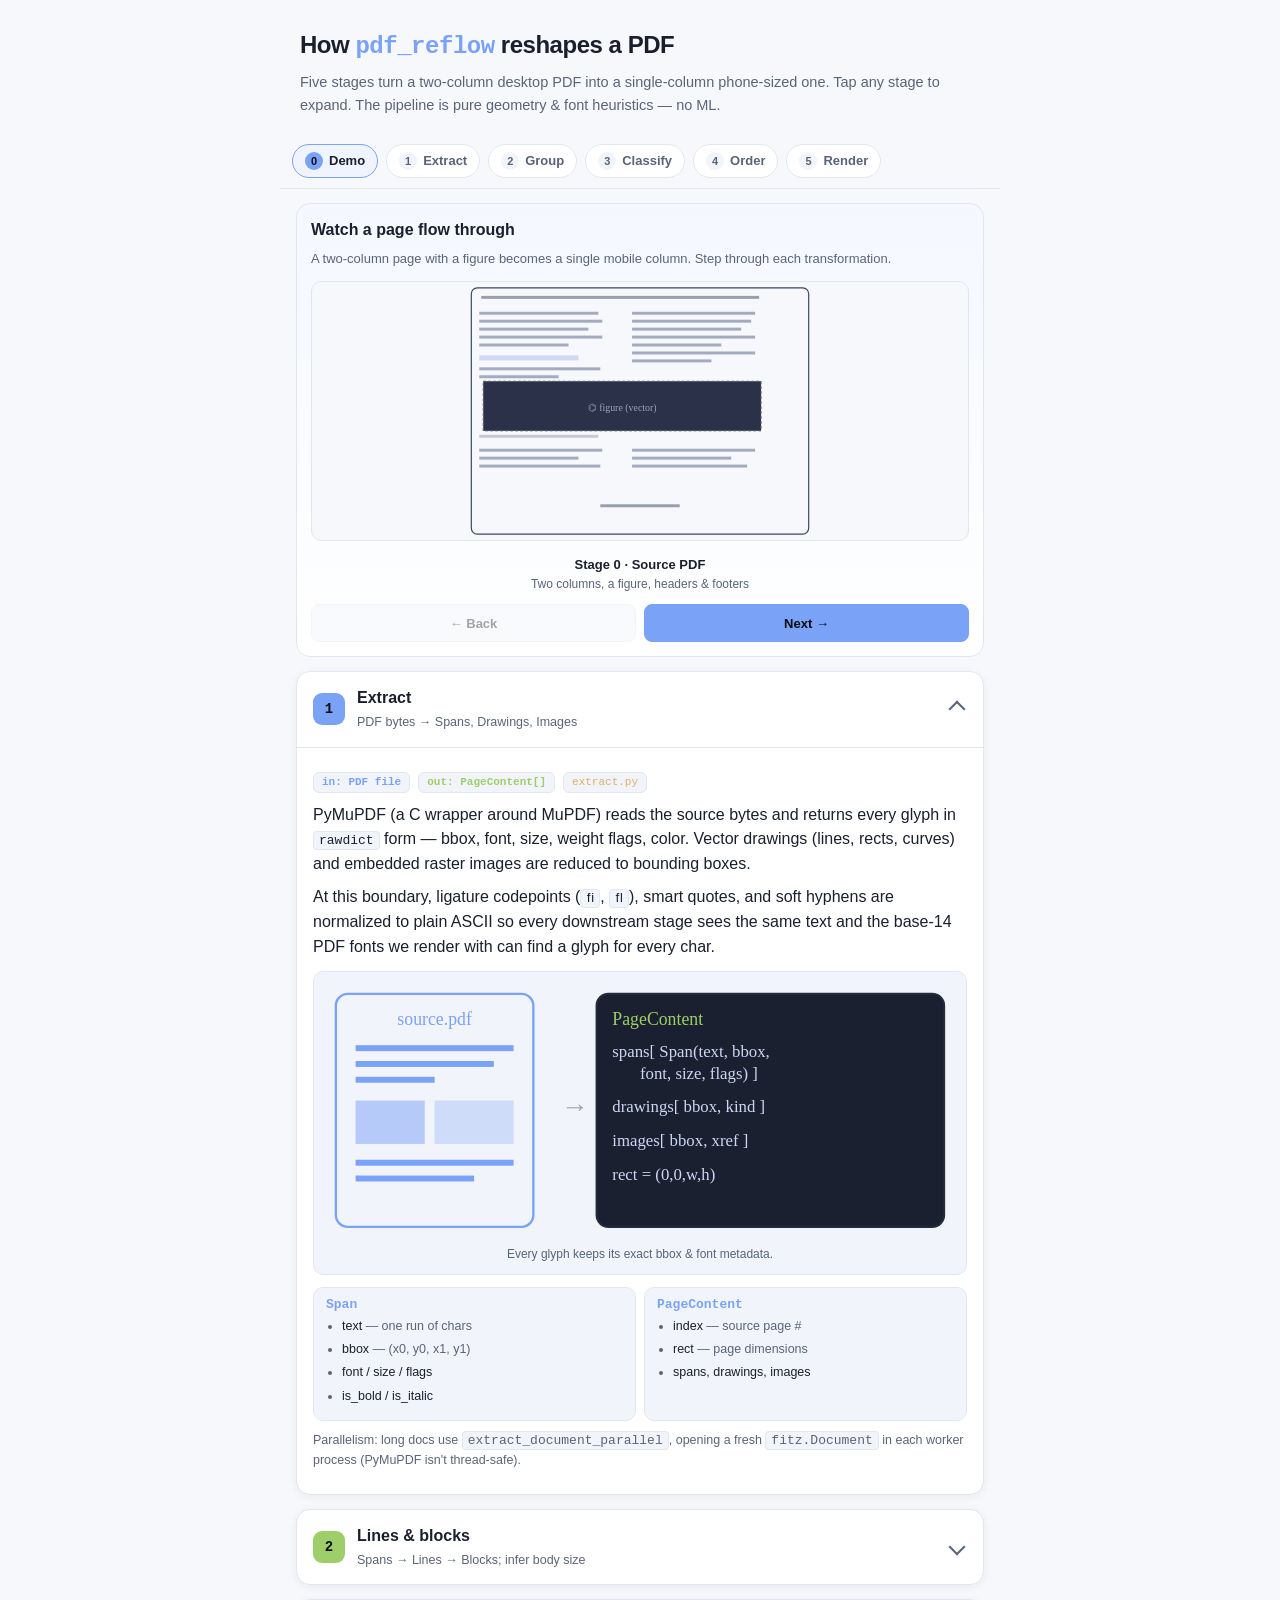
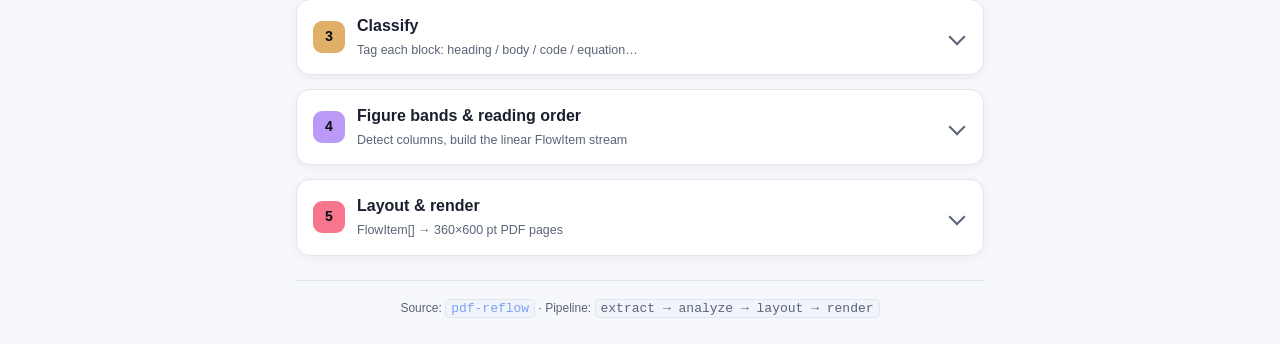
<file: docs/dataflow.html>
<!DOCTYPE html>
<html lang="en">
<head>
<meta charset="utf-8" />
<meta name="viewport" content="width=device-width, initial-scale=1, viewport-fit=cover" />
<meta name="theme-color" content="#0b0e14" />
<title>pdf_reflow — data flow</title>
<style>
  :root {
    --bg: #0b0e14;
    --panel: #131826;
    --panel-2: #1a2030;
    --ink: #e6e9ef;
    --ink-dim: #9aa4b8;
    --rule: #232b3d;
    --accent: #7aa2f7;
    --accent-2: #9ece6a;
    --accent-3: #e0af68;
    --accent-4: #f7768e;
    --accent-5: #bb9af7;
    --code-bg: #0a0d14;
    --shadow: 0 2px 12px rgba(0,0,0,.25);
    --safe-bottom: env(safe-area-inset-bottom, 0px);
  }
  @media (prefers-color-scheme: light) {
    :root {
      --bg: #f7f8fb;
      --panel: #ffffff;
      --panel-2: #f1f4fa;
      --ink: #1a1f2e;
      --ink-dim: #5a6478;
      --rule: #e2e7ef;
      --code-bg: #0f1422;
      --shadow: 0 2px 10px rgba(20,30,60,.06);
    }
  }
  * { box-sizing: border-box; }
  html, body {
    margin: 0;
    padding: 0;
    background: var(--bg);
    color: var(--ink);
    font: 16px/1.55 -apple-system, BlinkMacSystemFont, "SF Pro Text", "Segoe UI", Roboto, sans-serif;
    -webkit-text-size-adjust: 100%;
    -webkit-font-smoothing: antialiased;
  }
  body {
    max-width: 720px;
    margin: 0 auto;
    padding: 18px 16px calc(28px + var(--safe-bottom));
  }
  header {
    padding: 8px 4px 18px;
  }
  h1 {
    margin: 0 0 6px;
    font-size: 24px;
    letter-spacing: -0.02em;
  }
  h1 .mono { font-family: ui-monospace, "SF Mono", Menlo, monospace; color: var(--accent); }
  .lede {
    margin: 0;
    color: var(--ink-dim);
    font-size: 14.5px;
  }
  /* Sticky progress strip */
  nav.stages {
    position: sticky;
    top: 0;
    z-index: 10;
    margin: 0 -16px 14px;
    padding: 10px 12px;
    background: color-mix(in srgb, var(--bg) 88%, transparent);
    backdrop-filter: saturate(140%) blur(10px);
    -webkit-backdrop-filter: saturate(140%) blur(10px);
    border-bottom: 1px solid var(--rule);
    display: flex;
    gap: 8px;
    overflow-x: auto;
    scrollbar-width: none;
  }
  nav.stages::-webkit-scrollbar { display: none; }
  nav.stages button {
    flex: 0 0 auto;
    appearance: none;
    border: 1px solid var(--rule);
    background: var(--panel);
    color: var(--ink-dim);
    padding: 7px 12px;
    border-radius: 999px;
    font: 600 13px/1 -apple-system, sans-serif;
    cursor: pointer;
    touch-action: manipulation;
    transition: background .15s, color .15s, border-color .15s;
  }
  nav.stages button .num {
    display: inline-block;
    width: 18px;
    height: 18px;
    line-height: 18px;
    text-align: center;
    border-radius: 50%;
    background: var(--panel-2);
    margin-right: 6px;
    font-size: 11px;
    color: var(--ink-dim);
  }
  nav.stages button.active {
    color: var(--ink);
    border-color: var(--accent);
    background: color-mix(in srgb, var(--accent) 12%, var(--panel));
  }
  nav.stages button.active .num {
    background: var(--accent);
    color: #0b0e14;
  }

  .stage {
    background: var(--panel);
    border: 1px solid var(--rule);
    border-radius: 14px;
    margin-bottom: 14px;
    box-shadow: var(--shadow);
    overflow: hidden;
    scroll-margin-top: 70px;
  }
  .stage-head {
    display: flex;
    align-items: center;
    gap: 12px;
    padding: 14px 16px;
    cursor: pointer;
    user-select: none;
    touch-action: manipulation;
  }
  .stage-head:focus-visible {
    outline: 2px solid var(--accent);
    outline-offset: -2px;
  }
  .chip {
    flex: 0 0 auto;
    width: 32px;
    height: 32px;
    border-radius: 9px;
    display: grid;
    place-items: center;
    font: 700 14px/1 ui-monospace, monospace;
    color: #0b0e14;
  }
  .c1 { background: var(--accent); }
  .c2 { background: var(--accent-2); }
  .c3 { background: var(--accent-3); }
  .c4 { background: var(--accent-5); }
  .c5 { background: var(--accent-4); }
  .stage-title { flex: 1; font-weight: 600; }
  .stage-title small {
    display: block;
    font-weight: 400;
    color: var(--ink-dim);
    font-size: 12.5px;
    margin-top: 2px;
  }
  .caret {
    width: 12px; height: 12px;
    border-right: 2px solid var(--ink-dim);
    border-bottom: 2px solid var(--ink-dim);
    transform: rotate(45deg);
    transition: transform .25s ease;
    margin-right: 4px;
  }
  .stage[open] .caret { transform: rotate(-135deg); }

  .stage-body {
    display: grid;
    grid-template-rows: 0fr;
    transition: grid-template-rows .3s ease;
  }
  .stage[open] .stage-body { grid-template-rows: 1fr; }
  .stage-body > .inner {
    overflow: hidden;
    min-height: 0;
  }
  .stage[open] .stage-body > .inner { overflow: visible; }
  .stage-content {
    padding: 0 16px 16px;
    border-top: 1px solid var(--rule);
    padding-top: 14px;
  }

  .row { display: flex; flex-wrap: wrap; gap: 8px; margin: 10px 0; }
  .tag {
    display: inline-block;
    font: 600 11px/1 ui-monospace, monospace;
    padding: 4px 8px;
    border-radius: 6px;
    background: var(--panel-2);
    color: var(--ink-dim);
    border: 1px solid var(--rule);
  }
  .tag.input { color: var(--accent); }
  .tag.output { color: var(--accent-2); }
  .tag.file { color: var(--accent-3); font-weight: 500; }

  p { margin: 8px 0; }
  ul { padding-left: 18px; margin: 8px 0; }
  li { margin: 4px 0; }
  code {
    font: 13px/1.4 ui-monospace, "SF Mono", Menlo, monospace;
    background: var(--panel-2);
    padding: 1px 5px;
    border-radius: 4px;
    border: 1px solid var(--rule);
  }
  pre {
    background: var(--code-bg);
    color: #cdd6f4;
    padding: 12px;
    margin: 10px 0 6px;
    border-radius: 8px;
    overflow-x: auto;
    font: 12.5px/1.5 ui-monospace, "SF Mono", Menlo, monospace;
    -webkit-overflow-scrolling: touch;
  }
  pre .k { color: #f7768e; }
  pre .s { color: #9ece6a; }
  pre .n { color: #7aa2f7; }
  pre .c { color: #6b7392; font-style: italic; }
  pre .t { color: #e0af68; }

  /* Visual diagrams */
  .viz {
    background: var(--panel-2);
    border: 1px solid var(--rule);
    border-radius: 10px;
    padding: 10px;
    margin: 12px 0;
  }
  .viz svg { display: block; width: 100%; height: auto; }
  .viz-cap {
    color: var(--ink-dim);
    font-size: 12px;
    text-align: center;
    margin-top: 6px;
  }

  /* Demo controls */
  .demo {
    background: linear-gradient(180deg, color-mix(in srgb, var(--accent) 8%, var(--panel)), var(--panel));
    border: 1px solid var(--rule);
    border-radius: 14px;
    padding: 14px;
    margin-bottom: 14px;
  }
  .demo h2 {
    margin: 0 0 6px;
    font-size: 16px;
  }
  .demo p { font-size: 13px; color: var(--ink-dim); margin: 0 0 12px; }
  .demo-stage-svg {
    width: 100%;
    height: 260px;
    background: var(--bg);
    border-radius: 10px;
    border: 1px solid var(--rule);
  }
  .demo-controls {
    display: flex;
    gap: 8px;
    margin-top: 12px;
    align-items: center;
  }
  .demo-controls button {
    appearance: none;
    border: 1px solid var(--rule);
    background: var(--panel-2);
    color: var(--ink);
    padding: 9px 14px;
    border-radius: 8px;
    font: 600 13px/1 -apple-system, sans-serif;
    cursor: pointer;
    touch-action: manipulation;
    flex: 1;
    min-height: 38px;
  }
  .demo-controls button.primary {
    background: var(--accent);
    color: #0b0e14;
    border-color: var(--accent);
  }
  .demo-step-label {
    text-align: center;
    margin-top: 8px;
    font: 600 13px/1.3 -apple-system, sans-serif;
    color: var(--ink);
    min-height: 32px;
  }
  .demo-step-label .sub {
    display: block;
    font-weight: 400;
    color: var(--ink-dim);
    font-size: 12px;
    margin-top: 3px;
  }

  /* Data-structure cards */
  .ds {
    display: grid;
    grid-template-columns: 1fr;
    gap: 8px;
    margin: 10px 0;
  }
  @media (min-width: 480px) { .ds { grid-template-columns: 1fr 1fr; } }
  .ds-card {
    background: var(--panel-2);
    border: 1px solid var(--rule);
    border-radius: 10px;
    padding: 10px 12px;
  }
  .ds-card .ds-name {
    font: 600 13px/1 ui-monospace, monospace;
    color: var(--accent);
    margin-bottom: 6px;
  }
  .ds-card ul { margin: 0; padding-left: 16px; font-size: 12.5px; }
  .ds-card li { color: var(--ink-dim); }
  .ds-card li b { color: var(--ink); font-weight: 500; }

  footer {
    text-align: center;
    color: var(--ink-dim);
    font-size: 12px;
    margin-top: 24px;
    padding-top: 18px;
    border-top: 1px solid var(--rule);
  }
  footer a { color: var(--accent); text-decoration: none; }

  /* Accessibility: reduce motion */
  @media (prefers-reduced-motion: reduce) {
    *, *::before, *::after { transition: none !important; animation: none !important; }
  }
</style>
</head>
<body>

<header>
  <h1>How <span class="mono">pdf_reflow</span> reshapes a PDF</h1>
  <p class="lede">
    Five stages turn a two-column desktop PDF into a single-column phone-sized one.
    Tap any stage to expand. The pipeline is pure geometry &amp; font heuristics — no ML.
  </p>
</header>

<nav class="stages" id="nav">
  <button data-jump="0" class="active"><span class="num">0</span>Demo</button>
  <button data-jump="1"><span class="num">1</span>Extract</button>
  <button data-jump="2"><span class="num">2</span>Group</button>
  <button data-jump="3"><span class="num">3</span>Classify</button>
  <button data-jump="4"><span class="num">4</span>Order</button>
  <button data-jump="5"><span class="num">5</span>Render</button>
</nav>

<!-- Demo -->
<section class="demo" id="demo">
  <h2>Watch a page flow through</h2>
  <p>A two-column page with a figure becomes a single mobile column. Step through each transformation.</p>
  <svg class="demo-stage-svg" viewBox="0 0 360 260" id="demoSvg" xmlns="http://www.w3.org/2000/svg">
    <!-- contents injected -->
  </svg>
  <div class="demo-step-label" id="demoLabel">
    Stage 0 · Source PDF
    <span class="sub">Two columns, a figure, headers and footers</span>
  </div>
  <div class="demo-controls">
    <button id="demoPrev">← Back</button>
    <button id="demoNext" class="primary">Next →</button>
  </div>
</section>

<!-- Stage 1: Extract -->
<section class="stage" data-stage="1">
  <div class="stage-head" tabindex="0" role="button" aria-expanded="false">
    <div class="chip c1">1</div>
    <div class="stage-title">
      Extract
      <small>PDF bytes → Spans, Drawings, Images</small>
    </div>
    <div class="caret"></div>
  </div>
  <div class="stage-body"><div class="inner"><div class="stage-content">

    <div class="row">
      <span class="tag input">in: PDF file</span>
      <span class="tag output">out: PageContent[]</span>
      <span class="tag file">extract.py</span>
    </div>

    <p>
      PyMuPDF (a C wrapper around MuPDF) reads the source bytes and returns every
      glyph in <code>rawdict</code> form — bbox, font, size, weight flags, color.
      Vector drawings (lines, rects, curves) and embedded raster images are
      reduced to bounding boxes.
    </p>

    <p>
      At this boundary, ligature codepoints (<code>ﬁ</code>, <code>ﬂ</code>),
      smart quotes, and soft hyphens are normalized to plain ASCII so every
      downstream stage sees the same text and the base-14 PDF fonts we render
      with can find a glyph for every char.
    </p>

    <div class="viz">
      <svg viewBox="0 0 320 130" xmlns="http://www.w3.org/2000/svg" aria-label="Extract diagram">
        <rect x="6" y="6" width="100" height="118" rx="6" fill="none" stroke="#7aa2f7" stroke-width="1.2"/>
        <text x="56" y="22" text-anchor="middle" fill="#7aa2f7" font-family="ui-monospace" font-size="9">source.pdf</text>
        <g fill="#7aa2f7">
          <rect x="16" y="32" width="80" height="3"/>
          <rect x="16" y="40" width="70" height="3"/>
          <rect x="16" y="48" width="40" height="3"/>
          <rect x="16" y="60" width="35" height="22" opacity=".5"/>
          <rect x="56" y="60" width="40" height="22" opacity=".3"/>
          <rect x="16" y="90" width="80" height="3"/>
          <rect x="16" y="98" width="60" height="3"/>
        </g>
        <text x="120" y="68" fill="#9aa4b8" font-size="14">→</text>
        <rect x="138" y="6" width="176" height="118" rx="6" fill="#1a2030" stroke="#232b3d"/>
        <text x="146" y="22" fill="#9ece6a" font-family="ui-monospace" font-size="9">PageContent</text>
        <g font-family="ui-monospace" font-size="8.5" fill="#cdd6f4">
          <text x="146" y="38">spans[ Span(text, bbox,</text>
          <text x="160" y="49">font, size, flags) ]</text>
          <text x="146" y="66">drawings[ bbox, kind ]</text>
          <text x="146" y="83">images[ bbox, xref ]</text>
          <text x="146" y="100">rect = (0,0,w,h)</text>
        </g>
      </svg>
      <div class="viz-cap">Every glyph keeps its exact bbox &amp; font metadata.</div>
    </div>

    <div class="ds">
      <div class="ds-card">
        <div class="ds-name">Span</div>
        <ul>
          <li><b>text</b> — one run of chars</li>
          <li><b>bbox</b> — (x0, y0, x1, y1)</li>
          <li><b>font / size / flags</b></li>
          <li><b>is_bold / is_italic</b></li>
        </ul>
      </div>
      <div class="ds-card">
        <div class="ds-name">PageContent</div>
        <ul>
          <li><b>index</b> — source page #</li>
          <li><b>rect</b> — page dimensions</li>
          <li><b>spans, drawings, images</b></li>
        </ul>
      </div>
    </div>

    <p style="color:var(--ink-dim);font-size:12.5px">
      Parallelism: long docs use <code>extract_document_parallel</code>, opening a fresh
      <code>fitz.Document</code> in each worker process (PyMuPDF isn't thread-safe).
    </p>

  </div></div></div>
</section>

<!-- Stage 2: Group -->
<section class="stage" data-stage="2">
  <div class="stage-head" tabindex="0" role="button" aria-expanded="false">
    <div class="chip c2">2</div>
    <div class="stage-title">
      Lines &amp; blocks
      <small>Spans → Lines → Blocks; infer body size</small>
    </div>
    <div class="caret"></div>
  </div>
  <div class="stage-body"><div class="inner"><div class="stage-content">

    <div class="row">
      <span class="tag input">in: PageContent</span>
      <span class="tag output">out: Block[]</span>
      <span class="tag file">analyze.py</span>
    </div>

    <p>Three groupings happen here:</p>
    <ul>
      <li><b>Lines</b> — spans whose vertical midpoints differ by less than half a span height are merged. Then sorted by x.</li>
      <li><b>Blocks</b> — adjacent lines with similar font size and vertical gap &lt; ~1.2× line height become one block (a paragraph candidate).</li>
      <li><b>Body size</b> — weighted mode of all span sizes. Defines what counts as "body" for the rest of the pipeline.</li>
    </ul>

    <div class="viz">
      <svg viewBox="0 0 320 100" xmlns="http://www.w3.org/2000/svg" aria-label="Spans→Lines→Blocks">
        <g font-family="ui-monospace" font-size="9" fill="#9aa4b8">
          <text x="42" y="14" text-anchor="middle">spans</text>
          <text x="160" y="14" text-anchor="middle">lines</text>
          <text x="276" y="14" text-anchor="middle">blocks</text>
        </g>
        <!-- spans: scattered fragments -->
        <g fill="#7aa2f7">
          <rect x="12" y="24" width="22" height="4"/><rect x="38" y="24" width="14" height="4"/><rect x="56" y="24" width="18" height="4"/>
          <rect x="12" y="34" width="30" height="4"/><rect x="46" y="34" width="20" height="4"/>
          <rect x="12" y="50" width="20" height="4"/><rect x="36" y="50" width="22" height="4"/><rect x="62" y="50" width="12" height="4"/>
          <rect x="12" y="60" width="26" height="4"/>
          <rect x="12" y="76" width="22" height="4"/>
        </g>
        <text x="92" y="48" fill="#9aa4b8" font-size="14">→</text>
        <!-- lines: full horizontal runs -->
        <g fill="#9ece6a">
          <rect x="112" y="24" width="80" height="5"/>
          <rect x="112" y="34" width="68" height="5"/>
          <rect x="112" y="50" width="76" height="5"/>
          <rect x="112" y="60" width="60" height="5"/>
          <rect x="112" y="76" width="40" height="5"/>
        </g>
        <text x="208" y="48" fill="#9aa4b8" font-size="14">→</text>
        <!-- blocks: grouped regions -->
        <g fill="none" stroke="#e0af68" stroke-width="1.2">
          <rect x="228" y="22" width="80" height="20" rx="3"/>
          <rect x="228" y="48" width="80" height="20" rx="3"/>
          <rect x="228" y="74" width="50" height="10" rx="3"/>
        </g>
      </svg>
      <div class="viz-cap">Vertical-midpoint clustering, then size/gap thresholds.</div>
    </div>

    <pre><span class="c"># analyze.py — group spans into lines</span>
<span class="k">def</span> <span class="n">_group_lines</span>(spans):
    <span class="c"># sort by y, sweep, merge if mid-y diff &lt; ½ height</span>
    ...

<span class="k">def</span> <span class="n">_group_blocks</span>(lines, body_size):
    <span class="c"># gap &lt; 1.2 × line_h AND |size diff| small → same block</span>
    ...

<span class="k">def</span> <span class="n">body_font_size</span>(pages):
    counter = Counter()
    <span class="k">for</span> p <span class="k">in</span> pages:
        <span class="k">for</span> s <span class="k">in</span> p.spans:
            counter[<span class="n">round</span>(s.size, 1)] += <span class="n">len</span>(s.text)
    <span class="k">return</span> counter.most_common(1)[0][0]</pre>

  </div></div></div>
</section>

<!-- Stage 3: Classify -->
<section class="stage" data-stage="3">
  <div class="stage-head" tabindex="0" role="button" aria-expanded="false">
    <div class="chip c3">3</div>
    <div class="stage-title">
      Classify
      <small>Tag each block: heading / body / code / equation…</small>
    </div>
    <div class="caret"></div>
  </div>
  <div class="stage-body"><div class="inner"><div class="stage-content">

    <div class="row">
      <span class="tag input">in: Block[]</span>
      <span class="tag output">out: typed Block[]</span>
      <span class="tag file">analyze.py</span>
    </div>

    <p>Each block is tagged using font &amp; geometry signals:</p>

    <div class="ds">
      <div class="ds-card">
        <div class="ds-name">heading</div>
        <ul><li>size &gt; body + 1pt and bold, or much larger than body</li></ul>
      </div>
      <div class="ds-card">
        <div class="ds-name">body</div>
        <ul><li>body-sized prose, no special font signals</li></ul>
      </div>
      <div class="ds-card">
        <div class="ds-name">code</div>
        <ul><li>block in a Courier-family font; line breaks preserved</li></ul>
      </div>
      <div class="ds-card">
        <div class="ds-name">equation</div>
        <ul><li>contains chars in Unicode Private Use Area, or math-only font like <code>CMMI</code>, <code>CMSY</code> → rasterize</li></ul>
      </div>
      <div class="ds-card">
        <div class="ds-name">caption</div>
        <ul><li>sub-body size text near a figure region</li></ul>
      </div>
      <div class="ds-card">
        <div class="ds-name">toc / label</div>
        <ul><li>dot-leader entries / single-token numerics (page #s, axis ticks)</li></ul>
      </div>
    </div>

    <p style="color:var(--ink-dim);font-size:12.5px">
      Why bother with PUA detection? LaTeX math fonts emit symbols at
      Private-Use codepoints that never round-trip to plain text — these
      blocks would render as garbage if typeset, so they're routed to be
      rasterized as images instead.
    </p>

  </div></div></div>
</section>

<!-- Stage 4: Figure regions & reading order -->
<section class="stage" data-stage="4">
  <div class="stage-head" tabindex="0" role="button" aria-expanded="false">
    <div class="chip c4">4</div>
    <div class="stage-title">
      Figure bands &amp; reading order
      <small>Detect columns, build the linear FlowItem stream</small>
    </div>
    <div class="caret"></div>
  </div>
  <div class="stage-body"><div class="inner"><div class="stage-content">

    <div class="row">
      <span class="tag input">in: Block[], drawings, images</span>
      <span class="tag output">out: FlowItem[]</span>
      <span class="tag file">analyze.py</span>
    </div>

    <ul>
      <li><b>Figure bands</b> — vector drawings on a page are merged vertically into y-bands. Equation blocks seed bands too. Captions and short fragments inside the band are absorbed.</li>
      <li><b>Column detection</b> — body-block x-centers are clustered; two clusters = two-column layout.</li>
      <li><b>Reading order</b> — column-major top→bottom. Figures take a synthetic slot at their band's top y.</li>
      <li><b>Page chrome</b> — tiny text in the top 10% / bottom 12% (running headers, footers, page numbers) is dropped.</li>
    </ul>

    <div class="viz">
      <svg viewBox="0 0 320 130" xmlns="http://www.w3.org/2000/svg" aria-label="Two columns to reading order">
        <!-- two column source -->
        <g>
          <rect x="6" y="6" width="120" height="118" fill="none" stroke="#232b3d"/>
          <rect x="14" y="14" width="48" height="3" fill="#7aa2f7"/>
          <rect x="14" y="20" width="48" height="3" fill="#7aa2f7"/>
          <rect x="14" y="26" width="48" height="3" fill="#7aa2f7"/>
          <rect x="14" y="32" width="35" height="3" fill="#7aa2f7"/>
          <!-- figure band spans both cols -->
          <rect x="14" y="44" width="104" height="28" fill="#bb9af7" opacity=".3" stroke="#bb9af7" stroke-dasharray="3 2"/>
          <text x="66" y="62" text-anchor="middle" fill="#bb9af7" font-size="9" font-family="ui-monospace">figure band</text>
          <rect x="14" y="80" width="48" height="3" fill="#7aa2f7"/>
          <rect x="14" y="86" width="48" height="3" fill="#7aa2f7"/>
          <rect x="14" y="92" width="48" height="3" fill="#7aa2f7"/>
          <!-- right col -->
          <rect x="70" y="14" width="48" height="3" fill="#9ece6a"/>
          <rect x="70" y="20" width="48" height="3" fill="#9ece6a"/>
          <rect x="70" y="26" width="48" height="3" fill="#9ece6a"/>
          <rect x="70" y="32" width="35" height="3" fill="#9ece6a"/>
          <rect x="70" y="80" width="48" height="3" fill="#9ece6a"/>
          <rect x="70" y="86" width="48" height="3" fill="#9ece6a"/>
        </g>
        <text x="148" y="68" fill="#9aa4b8" font-size="14">→</text>
        <!-- linear stream -->
        <g>
          <rect x="178" y="6" width="136" height="118" fill="none" stroke="#232b3d"/>
          <text x="246" y="18" text-anchor="middle" fill="#9aa4b8" font-size="9" font-family="ui-monospace">FlowItem[]</text>
          <g font-family="ui-monospace" font-size="8">
            <rect x="184" y="26" width="124" height="9" fill="#7aa2f7" opacity=".25"/>
            <text x="188" y="33" fill="#7aa2f7">L¹ body</text>
            <rect x="184" y="37" width="124" height="9" fill="#7aa2f7" opacity=".25"/>
            <text x="188" y="44" fill="#7aa2f7">L² body</text>
            <rect x="184" y="48" width="124" height="9" fill="#9ece6a" opacity=".25"/>
            <text x="188" y="55" fill="#9ece6a">R¹ body</text>
            <rect x="184" y="59" width="124" height="9" fill="#9ece6a" opacity=".25"/>
            <text x="188" y="66" fill="#9ece6a">R² body</text>
            <rect x="184" y="70" width="124" height="11" fill="#bb9af7" opacity=".3"/>
            <text x="188" y="78" fill="#bb9af7">figure</text>
            <rect x="184" y="83" width="124" height="9" fill="#7aa2f7" opacity=".25"/>
            <text x="188" y="90" fill="#7aa2f7">L³ body</text>
            <rect x="184" y="94" width="124" height="9" fill="#9ece6a" opacity=".25"/>
            <text x="188" y="101" fill="#9ece6a">R³ body</text>
          </g>
        </g>
      </svg>
      <div class="viz-cap">Column-major flatten; figure inserted at its y-position.</div>
    </div>

    <pre><span class="c"># Sort key: (column, top_y)</span>
items_with_y.sort(key=<span class="k">lambda</span> t: (t[0], t[1]))
<span class="c"># figures use column 0 so they appear in-stream</span></pre>

  </div></div></div>
</section>

<!-- Stage 5: Layout & render -->
<section class="stage" data-stage="5">
  <div class="stage-head" tabindex="0" role="button" aria-expanded="false">
    <div class="chip c5">5</div>
    <div class="stage-title">
      Layout &amp; render
      <small>FlowItem[] → 360×600 pt PDF pages</small>
    </div>
    <div class="caret"></div>
  </div>
  <div class="stage-body"><div class="inner"><div class="stage-content">

    <div class="row">
      <span class="tag input">in: FlowItem[]</span>
      <span class="tag output">out: mobile PDF</span>
      <span class="tag file">layout.py · render.py</span>
    </div>

    <ul>
      <li><b>Page size</b> — default 360×600 pt (iPhone-friendly).</li>
      <li><b>Wrap</b> — greedy word-wrap using PyMuPDF's base-14 font metrics (<code>tiro</code>, <code>tibo</code>, <code>tiit</code>, <code>cour</code>). Per-char widths are cached so wrapping is a Python-side sum (no SWIG crossing per word).</li>
      <li><b>Figures</b> — clipped from the source page, tightened to the actual content bbox, rasterized at 150 dpi, scaled to fit the column.</li>
      <li><b>Code</b> — small blocks kept together; large blocks scaled so the longest line fits.</li>
      <li><b>TOC</b> — anchors mirror the source PDF outline; if none, headings synthesise one.</li>
    </ul>

    <div class="viz">
      <svg viewBox="0 0 320 130" xmlns="http://www.w3.org/2000/svg" aria-label="Layout to mobile pages">
        <text x="40" y="14" text-anchor="middle" fill="#9aa4b8" font-size="9" font-family="ui-monospace">FlowItem[]</text>
        <g font-family="ui-monospace" font-size="8">
          <rect x="8" y="20" width="64" height="8" fill="#7aa2f7" opacity=".3"/>
          <rect x="8" y="30" width="64" height="8" fill="#7aa2f7" opacity=".3"/>
          <rect x="8" y="40" width="64" height="12" fill="#bb9af7" opacity=".4"/>
          <rect x="8" y="54" width="64" height="8" fill="#9ece6a" opacity=".3"/>
          <rect x="8" y="64" width="64" height="8" fill="#9ece6a" opacity=".3"/>
          <rect x="8" y="74" width="64" height="8" fill="#7aa2f7" opacity=".3"/>
          <rect x="8" y="84" width="64" height="8" fill="#7aa2f7" opacity=".3"/>
        </g>
        <text x="92" y="62" fill="#9aa4b8" font-size="14">→</text>
        <!-- mobile pages -->
        <g>
          <rect x="116" y="14" width="44" height="100" rx="4" fill="#1a2030" stroke="#7aa2f7"/>
          <rect x="120" y="20" width="36" height="2" fill="#cdd6f4"/>
          <rect x="120" y="25" width="32" height="2" fill="#cdd6f4"/>
          <rect x="120" y="30" width="36" height="2" fill="#cdd6f4"/>
          <rect x="120" y="38" width="36" height="20" fill="#bb9af7" opacity=".5"/>
          <rect x="120" y="62" width="36" height="2" fill="#cdd6f4"/>
          <rect x="120" y="67" width="32" height="2" fill="#cdd6f4"/>
          <rect x="120" y="72" width="36" height="2" fill="#cdd6f4"/>
          <rect x="120" y="77" width="28" height="2" fill="#cdd6f4"/>

          <rect x="170" y="14" width="44" height="100" rx="4" fill="#1a2030" stroke="#9ece6a"/>
          <rect x="174" y="20" width="36" height="2" fill="#cdd6f4"/>
          <rect x="174" y="25" width="36" height="2" fill="#cdd6f4"/>
          <rect x="174" y="30" width="32" height="2" fill="#cdd6f4"/>
          <rect x="174" y="36" width="36" height="2" fill="#cdd6f4"/>
          <rect x="174" y="41" width="36" height="2" fill="#cdd6f4"/>
          <rect x="174" y="46" width="28" height="2" fill="#cdd6f4"/>

          <rect x="224" y="14" width="44" height="100" rx="4" fill="#1a2030" stroke="#e0af68"/>
          <rect x="228" y="20" width="36" height="2" fill="#cdd6f4"/>
          <rect x="228" y="25" width="36" height="2" fill="#cdd6f4"/>
          <rect x="228" y="30" width="36" height="2" fill="#cdd6f4"/>
          <rect x="228" y="35" width="24" height="2" fill="#cdd6f4"/>
        </g>
      </svg>
      <div class="viz-cap">Greedy-wrap + figure clip → paginated mobile PDF.</div>
    </div>

    <pre><span class="c"># layout.py — central loop</span>
<span class="k">for</span> it <span class="k">in</span> items:
    <span class="k">if</span> it.kind == <span class="s">"heading"</span>: emit_paragraph(..., font=<span class="s">"times-bold"</span>)
    <span class="k">elif</span> it.kind == <span class="s">"body"</span>:    emit_paragraph(..., size=body)
    <span class="k">elif</span> it.kind == <span class="s">"code"</span>:    <span class="c"># courier; scale if too wide</span>
    <span class="k">elif</span> it.kind == <span class="s">"figure"</span>:  pb.emit_image(src_page, src_rect, w, h)

<span class="c"># render.py — figures are rasterized via PyMuPDF Pixmap</span>
pix = src.get_pixmap(matrix=fitz.Matrix(scale, scale),
                     clip=fitz.Rect(rect), alpha=<span class="t">False</span>)</pre>

    <p style="color:var(--ink-dim);font-size:12.5px">
      A pre-pass de-duplicates figure rasterization tasks by (page, rect, scale)
      so the same crop isn't redrawn for two output pages.
    </p>

  </div></div></div>
</section>

<footer>
  Source: <a href="https://github.com/josherich/pdf-reflow"><code>pdf-reflow</code></a> ·
  Pipeline: <code>extract → analyze → layout → render</code>
</footer>

<script>
(function () {
  'use strict';

  // ---- accordion behavior ----
  const stages = document.querySelectorAll('.stage');
  stages.forEach(stage => {
    const head = stage.querySelector('.stage-head');
    head.addEventListener('click', () => toggle(stage));
    head.addEventListener('keydown', (e) => {
      if (e.key === 'Enter' || e.key === ' ') {
        e.preventDefault();
        toggle(stage);
      }
    });
  });
  function toggle(stage) {
    const open = stage.hasAttribute('open');
    if (open) stage.removeAttribute('open'); else stage.setAttribute('open', '');
    const head = stage.querySelector('.stage-head');
    head.setAttribute('aria-expanded', String(!open));
  }

  // Open Extract by default on first load (so the page isn't all-collapsed).
  document.querySelector('.stage[data-stage="1"]').setAttribute('open', '');
  document.querySelector('.stage[data-stage="1"] .stage-head').setAttribute('aria-expanded', 'true');

  // ---- sticky-nav jump ----
  const nav = document.getElementById('nav');
  nav.addEventListener('click', (e) => {
    const btn = e.target.closest('button[data-jump]');
    if (!btn) return;
    const idx = +btn.dataset.jump;
    nav.querySelectorAll('button').forEach(b => b.classList.remove('active'));
    btn.classList.add('active');
    if (idx === 0) {
      document.getElementById('demo').scrollIntoView({ behavior: 'smooth', block: 'start' });
    } else {
      const stage = document.querySelector('.stage[data-stage="' + idx + '"]');
      if (!stage.hasAttribute('open')) toggle(stage);
      stage.scrollIntoView({ behavior: 'smooth', block: 'start' });
    }
  });

  // Update nav active on scroll.
  const sections = [
    { el: document.getElementById('demo'), idx: 0 },
    ...Array.from(document.querySelectorAll('.stage')).map((s, i) => ({ el: s, idx: i + 1 })),
  ];
  const setActive = (idx) => {
    nav.querySelectorAll('button').forEach(b => {
      b.classList.toggle('active', +b.dataset.jump === idx);
    });
  };
  let ticking = false;
  window.addEventListener('scroll', () => {
    if (ticking) return;
    ticking = true;
    requestAnimationFrame(() => {
      const y = window.scrollY + 90;
      let cur = sections[0];
      for (const s of sections) {
        if (s.el.offsetTop <= y) cur = s;
      }
      setActive(cur.idx);
      ticking = false;
    });
  }, { passive: true });

  // ---- Demo: page flowing through stages ----
  const svg = document.getElementById('demoSvg');
  const label = document.getElementById('demoLabel');
  const prevBtn = document.getElementById('demoPrev');
  const nextBtn = document.getElementById('demoNext');

  // SVG namespace
  const NS = 'http://www.w3.org/2000/svg';
  function el(tag, attrs) {
    const n = document.createElementNS(NS, tag);
    for (const k in attrs) n.setAttribute(k, attrs[k]);
    return n;
  }

  const steps = [
    {
      title: 'Stage 0 · Source PDF',
      sub: 'Two columns, a figure, headers & footers',
      draw: drawSource,
    },
    {
      title: 'Stage 1 · Extract spans',
      sub: 'Every glyph: bbox, font, size — drawings as bboxes',
      draw: drawExtract,
    },
    {
      title: 'Stage 2 · Group into lines & blocks',
      sub: 'Cluster by baseline; merge by font-size & gap',
      draw: drawGroup,
    },
    {
      title: 'Stage 3 · Classify each block',
      sub: 'heading / body / caption / figure',
      draw: drawClassify,
    },
    {
      title: 'Stage 4 · Reading order',
      sub: 'Drop chrome, left col → figure → right col',
      draw: drawOrder,
    },
    {
      title: 'Stage 5 · Layout on mobile pages',
      sub: 'Greedy-wrap; figure clipped & scaled to column',
      draw: drawLayout,
    },
  ];

  let step = 0;

  function render() {
    while (svg.firstChild) svg.removeChild(svg.firstChild);
    steps[step].draw();
    label.innerHTML = steps[step].title + '<span class="sub">' + steps[step].sub + '</span>';
    prevBtn.disabled = step === 0;
    nextBtn.disabled = step === steps.length - 1;
    prevBtn.style.opacity = prevBtn.disabled ? '.4' : '1';
    nextBtn.style.opacity = nextBtn.disabled ? '.4' : '1';
    nextBtn.textContent = step === steps.length - 1 ? 'Done ✓' : 'Next →';
  }

  // ------- shared layout data for the demo source page ------
  // We simulate a page 320x240. Two columns of "text rows" + a figure band.
  const COL_L = { x: 18, w: 130 };
  const COL_R = { x: 172, w: 130 };
  // text rows are abstract paragraph lines: [{col, y, w}]
  // figure band y range
  const FIG = { y0: 100, y1: 150 };
  const ROWS = [
    // header line (chrome)
    { col: 'H', y: 14, w: 280, x: 20, kind: 'chrome' },
    // left col rows
    { col: 'L', y: 30, w: 120 }, { col: 'L', y: 38, w: 124 }, { col: 'L', y: 46, w: 110 },
    { col: 'L', y: 54, w: 124 }, { col: 'L', y: 62, w: 90 },
    // heading on left
    { col: 'L', y: 74, w: 100, kind: 'heading' },
    { col: 'L', y: 86, w: 122 }, { col: 'L', y: 94, w: 80 },
    // figure
    { col: 'F' }, // placeholder
    // caption
    { col: 'L', y: 154, w: 120, kind: 'caption' },
    // bottom left rows
    { col: 'L', y: 168, w: 124 }, { col: 'L', y: 176, w: 100 }, { col: 'L', y: 184, w: 122 },
    // right col rows
    { col: 'R', y: 30, w: 124 }, { col: 'R', y: 38, w: 120 }, { col: 'R', y: 46, w: 110 },
    { col: 'R', y: 54, w: 124 }, { col: 'R', y: 62, w: 90 }, { col: 'R', y: 70, w: 124 },
    { col: 'R', y: 78, w: 80 },
    // right col bottom
    { col: 'R', y: 168, w: 124 }, { col: 'R', y: 176, w: 100 }, { col: 'R', y: 184, w: 116 },
    // footer (chrome)
    { col: 'H', y: 224, w: 80, x: 140, kind: 'chrome' },
  ];

  function colX(col) { return col === 'L' ? COL_L.x : COL_R.x; }

  function pageOutline(stroke) {
    svg.appendChild(el('rect', { x: 10, y: 6, width: 340, height: 248, rx: 6,
      fill: 'transparent', stroke: stroke || '#232b3d', 'stroke-width': 1.2 }));
  }

  function drawSource() {
    pageOutline('#3a4664');
    // header
    const h = ROWS[0];
    svg.appendChild(el('rect', { x: h.x, y: h.y, width: h.w, height: 3, fill: '#5a6478', opacity: 0.6 }));
    // text rows
    for (const r of ROWS) {
      if (r.col === 'H' || r.col === 'F') continue;
      svg.appendChild(el('rect', {
        x: colX(r.col), y: r.y, width: r.w, height: r.kind === 'heading' ? 5 : 3,
        fill: r.kind === 'heading' ? '#cdd6f4' : '#9aa4b8',
        opacity: r.kind === 'caption' ? 0.55 : 0.9,
      }));
    }
    // figure
    svg.appendChild(el('rect', { x: 22, y: FIG.y0, width: 280, height: FIG.y1 - FIG.y0,
      fill: '#2a3148', stroke: '#5a6478', 'stroke-dasharray': '3 2' }));
    svg.appendChild(el('text', {
      x: 162, y: 130, 'text-anchor': 'middle', fill: '#9aa4b8',
      'font-family': 'ui-monospace', 'font-size': 10,
    })).textContent = '⌬ figure (vector)';
    // footer
    const f = ROWS[ROWS.length - 1];
    svg.appendChild(el('rect', { x: f.x, y: f.y, width: f.w, height: 3, fill: '#5a6478', opacity: 0.6 }));
  }

  function drawExtract() {
    pageOutline('#7aa2f7');
    // every "glyph" becomes a tiny tick
    for (const r of ROWS) {
      if (r.col === 'H') {
        svg.appendChild(el('rect', { x: r.x, y: r.y, width: r.w, height: 3, fill: '#7aa2f7', opacity: 0.4 }));
        continue;
      }
      if (r.col === 'F') continue;
      // break a row into ~5 span boxes
      const segs = 5;
      const segW = r.w / segs;
      for (let i = 0; i < segs; i++) {
        const gap = (i === 2) ? 2 : 0;
        svg.appendChild(el('rect', {
          x: colX(r.col) + i * segW + gap,
          y: r.y, width: segW - 2 - gap, height: r.kind === 'heading' ? 5 : 3,
          fill: '#7aa2f7', opacity: r.kind === 'caption' ? 0.5 : 0.85,
        }));
      }
    }
    // drawings (figure) — show vector primitives as bbox outlines
    svg.appendChild(el('rect', { x: 30, y: 108, width: 60, height: 36,
      fill: 'none', stroke: '#7aa2f7', 'stroke-width': 1 }));
    svg.appendChild(el('rect', { x: 100, y: 108, width: 100, height: 14,
      fill: 'none', stroke: '#7aa2f7', 'stroke-width': 1 }));
    svg.appendChild(el('rect', { x: 100, y: 128, width: 80, height: 16,
      fill: 'none', stroke: '#7aa2f7', 'stroke-width': 1 }));
    svg.appendChild(el('rect', { x: 210, y: 108, width: 80, height: 36,
      fill: 'none', stroke: '#7aa2f7', 'stroke-width': 1 }));
    // legend
    const t = el('text', { x: 18, y: 248, fill: '#7aa2f7', 'font-family': 'ui-monospace', 'font-size': 9 });
    t.textContent = 'spans · drawings · images';
    svg.appendChild(t);
  }

  function drawGroup() {
    pageOutline('#9ece6a');
    // lines: full-width runs (merged spans)
    for (const r of ROWS) {
      if (r.col === 'H' || r.col === 'F') continue;
      svg.appendChild(el('rect', {
        x: colX(r.col), y: r.y, width: r.w, height: r.kind === 'heading' ? 5 : 3,
        fill: '#9ece6a', opacity: 0.9,
      }));
    }
    // chrome still visible but greyed
    svg.appendChild(el('rect', { x: 20, y: 14, width: 280, height: 3, fill: '#5a6478', opacity: 0.4 }));
    svg.appendChild(el('rect', { x: 140, y: 224, width: 80, height: 3, fill: '#5a6478', opacity: 0.4 }));
    // figure drawings (still raw shapes)
    svg.appendChild(el('rect', { x: 30, y: 108, width: 60, height: 36, fill: 'none', stroke: '#5a6478' }));
    svg.appendChild(el('rect', { x: 100, y: 108, width: 100, height: 14, fill: 'none', stroke: '#5a6478' }));
    svg.appendChild(el('rect', { x: 100, y: 128, width: 80, height: 16, fill: 'none', stroke: '#5a6478' }));
    svg.appendChild(el('rect', { x: 210, y: 108, width: 80, height: 36, fill: 'none', stroke: '#5a6478' }));

    // block outlines (grouped lines)
    const blocks = [
      { x: 16, y: 27, w: 132, h: 42 },     // L body 1
      { x: 16, y: 72, w: 132, h: 5 },      // L heading
      { x: 16, y: 84, w: 132, h: 14 },     // L body 2
      { x: 16, y: 152, w: 132, h: 6 },     // caption
      { x: 16, y: 165, w: 132, h: 22 },    // L bottom body
      { x: 170, y: 27, w: 132, h: 56 },    // R body 1
      { x: 170, y: 165, w: 132, h: 22 },   // R bottom body
    ];
    for (const b of blocks) {
      svg.appendChild(el('rect', { x: b.x, y: b.y, width: b.w, height: b.h, rx: 3,
        fill: 'none', stroke: '#e0af68', 'stroke-width': 1, 'stroke-dasharray': '2 2' }));
    }
    const t = el('text', { x: 18, y: 248, fill: '#e0af68', 'font-family': 'ui-monospace', 'font-size': 9 });
    t.textContent = 'blocks (lines merged by gap+size)';
    svg.appendChild(t);
  }

  function drawClassify() {
    pageOutline('#e0af68');
    // colored blocks by type
    const classes = [
      { x: 16, y: 27, w: 132, h: 42, c: 'body' },
      { x: 16, y: 72, w: 132, h: 5,  c: 'heading' },
      { x: 16, y: 84, w: 132, h: 14, c: 'body' },
      { x: 22, y: 100, w: 280, h: 50, c: 'figure' },
      { x: 16, y: 152, w: 132, h: 6, c: 'caption' },
      { x: 16, y: 165, w: 132, h: 22, c: 'body' },
      { x: 170, y: 27, w: 132, h: 56, c: 'body' },
      { x: 170, y: 165, w: 132, h: 22, c: 'body' },
      { x: 20, y: 13, w: 280, h: 4, c: 'chrome' },
      { x: 140, y: 223, w: 80, h: 4, c: 'chrome' },
    ];
    const colors = {
      body: ['#7aa2f7', 0.35],
      heading: ['#cdd6f4', 0.9],
      caption: ['#9ece6a', 0.55],
      figure: ['#bb9af7', 0.35],
      chrome: ['#f7768e', 0.45],
    };
    for (const b of classes) {
      const [fill, op] = colors[b.c];
      svg.appendChild(el('rect', { x: b.x, y: b.y, width: b.w, height: b.h, rx: 3, fill, opacity: op,
        stroke: fill }));
    }
    // legend
    const legend = [
      { c: 'body', x: 18, lbl: 'body' },
      { c: 'heading', x: 70, lbl: 'heading' },
      { c: 'figure', x: 132, lbl: 'figure' },
      { c: 'caption', x: 190, lbl: 'caption' },
      { c: 'chrome', x: 252, lbl: 'drop' },
    ];
    for (const L of legend) {
      svg.appendChild(el('rect', { x: L.x, y: 244, width: 8, height: 8, fill: colors[L.c][0], opacity: colors[L.c][1] }));
      const t = el('text', { x: L.x + 12, y: 251, fill: '#cdd6f4', 'font-family': 'ui-monospace', 'font-size': 9 });
      t.textContent = L.lbl;
      svg.appendChild(t);
    }
  }

  function drawOrder() {
    pageOutline('#bb9af7');
    // animate-ish numbered order: L1, L2, ..., figure, R1, R2 ...
    const order = [
      { x: 16, y: 27, w: 132, h: 42, c: 'body', n: 1 },
      { x: 16, y: 72, w: 132, h: 5, c: 'heading', n: 2 },
      { x: 16, y: 84, w: 132, h: 14, c: 'body', n: 3 },
      { x: 22, y: 100, w: 280, h: 50, c: 'figure', n: 4 },
      { x: 16, y: 152, w: 132, h: 6, c: 'caption', n: 5 },
      { x: 16, y: 165, w: 132, h: 22, c: 'body', n: 6 },
      { x: 170, y: 27, w: 132, h: 56, c: 'body', n: 7 },
      { x: 170, y: 165, w: 132, h: 22, c: 'body', n: 8 },
    ];
    const colors = {
      body: ['#7aa2f7', 0.32],
      heading: ['#cdd6f4', 0.9],
      caption: ['#9ece6a', 0.5],
      figure: ['#bb9af7', 0.32],
    };
    for (const b of order) {
      const [fill, op] = colors[b.c];
      svg.appendChild(el('rect', { x: b.x, y: b.y, width: b.w, height: b.h, rx: 3, fill, opacity: op, stroke: fill }));
      // number badge
      const cx = b.x + Math.min(b.w, 14);
      const cy = b.y + Math.min(b.h, 14) / 2 + 3;
      svg.appendChild(el('circle', { cx: cx - 2, cy: cy - 2, r: 7, fill: '#0b0e14', stroke: '#bb9af7' }));
      const t = el('text', { x: cx - 2, y: cy + 1, 'text-anchor': 'middle', fill: '#bb9af7',
        'font-family': 'ui-monospace', 'font-size': 9, 'font-weight': 700 });
      t.textContent = b.n;
      svg.appendChild(t);
    }
    // arrows connecting them
    const path = el('path', {
      d: 'M 22 48  L 22 74  L 22 91  L 22 125  L 22 155  L 22 176  L 22 200 ' +
         'L 80 200 L 176 55 L 176 176 L 176 200',
      fill: 'none', stroke: '#bb9af7', 'stroke-width': 1.2, 'stroke-dasharray': '4 3', opacity: 0.6,
    });
    svg.appendChild(path);
    const t = el('text', { x: 18, y: 248, fill: '#bb9af7', 'font-family': 'ui-monospace', 'font-size': 9 });
    t.textContent = 'column-major; figure inserted by y';
    svg.appendChild(t);
  }

  function drawLayout() {
    // draw a 3-phone strip
    svg.appendChild(el('text', {
      x: 180, y: 14, 'text-anchor': 'middle', fill: '#9aa4b8',
      'font-family': 'ui-monospace', 'font-size': 10,
    })).textContent = 'mobile pages';

    const phones = [
      { x: 28, color: '#7aa2f7', items: [
        { y: 14, w: 60, h: 3, c: '#cdd6f4' },
        { y: 20, w: 56, h: 3, c: '#cdd6f4' },
        { y: 26, w: 60, h: 3, c: '#cdd6f4' },
        { y: 32, w: 50, h: 3, c: '#cdd6f4' },
        { y: 42, w: 60, h: 5, c: '#cdd6f4' }, // heading
        { y: 52, w: 60, h: 3, c: '#cdd6f4' },
        { y: 58, w: 50, h: 3, c: '#cdd6f4' },
        { y: 68, w: 60, h: 30, c: '#bb9af7', fig: true },
        { y: 102, w: 50, h: 2.5, c: '#9ece6a' }, // caption
        { y: 110, w: 60, h: 3, c: '#cdd6f4' },
        { y: 116, w: 56, h: 3, c: '#cdd6f4' },
      ] },
      { x: 134, color: '#9ece6a', items: [
        { y: 14, w: 60, h: 3, c: '#cdd6f4' },
        { y: 20, w: 60, h: 3, c: '#cdd6f4' },
        { y: 26, w: 56, h: 3, c: '#cdd6f4' },
        { y: 32, w: 60, h: 3, c: '#cdd6f4' },
        { y: 38, w: 60, h: 3, c: '#cdd6f4' },
        { y: 44, w: 56, h: 3, c: '#cdd6f4' },
        { y: 50, w: 60, h: 3, c: '#cdd6f4' },
        { y: 56, w: 60, h: 3, c: '#cdd6f4' },
        { y: 62, w: 52, h: 3, c: '#cdd6f4' },
        { y: 68, w: 60, h: 3, c: '#cdd6f4' },
        { y: 74, w: 40, h: 3, c: '#cdd6f4' },
        { y: 90, w: 60, h: 3, c: '#cdd6f4' },
        { y: 96, w: 60, h: 3, c: '#cdd6f4' },
        { y: 102, w: 56, h: 3, c: '#cdd6f4' },
      ] },
      { x: 240, color: '#e0af68', items: [
        { y: 14, w: 60, h: 3, c: '#cdd6f4' },
        { y: 20, w: 60, h: 3, c: '#cdd6f4' },
        { y: 26, w: 60, h: 3, c: '#cdd6f4' },
        { y: 32, w: 36, h: 3, c: '#cdd6f4' },
      ] },
    ];
    for (const p of phones) {
      svg.appendChild(el('rect', { x: p.x, y: 22, width: 92, height: 200, rx: 8,
        fill: '#1a2030', stroke: p.color, 'stroke-width': 1.4 }));
      svg.appendChild(el('rect', { x: p.x + 36, y: 26, width: 20, height: 2, rx: 1, fill: p.color, opacity: 0.5 }));
      for (const it of p.items) {
        svg.appendChild(el('rect', {
          x: p.x + 16, y: 32 + it.y, width: it.w, height: it.h,
          fill: it.c, opacity: it.fig ? 0.5 : 0.85, rx: it.fig ? 2 : 0,
        }));
      }
    }
  }

  prevBtn.addEventListener('click', () => { if (step > 0) { step--; render(); } });
  nextBtn.addEventListener('click', () => { if (step < steps.length - 1) { step++; render(); } });

  // Initial render
  render();
})();
</script>
</body>
</html>
</file>
